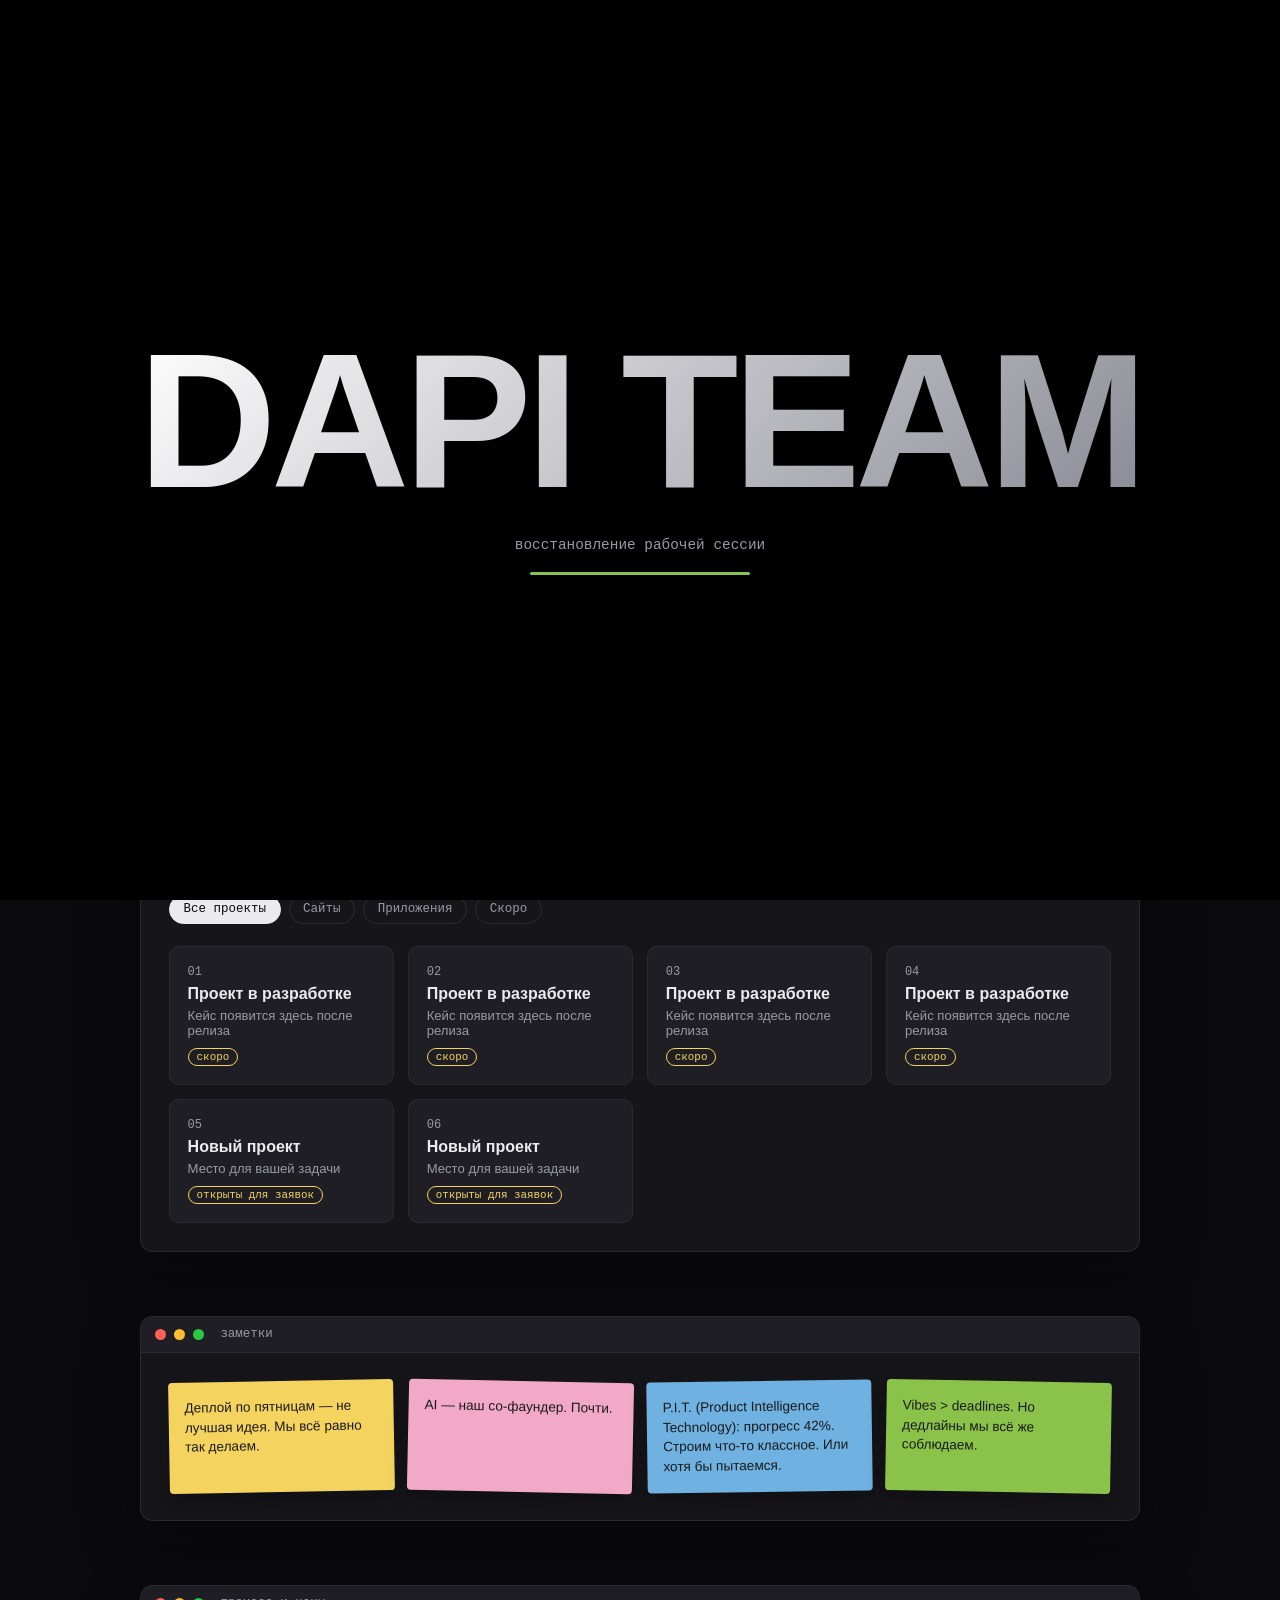
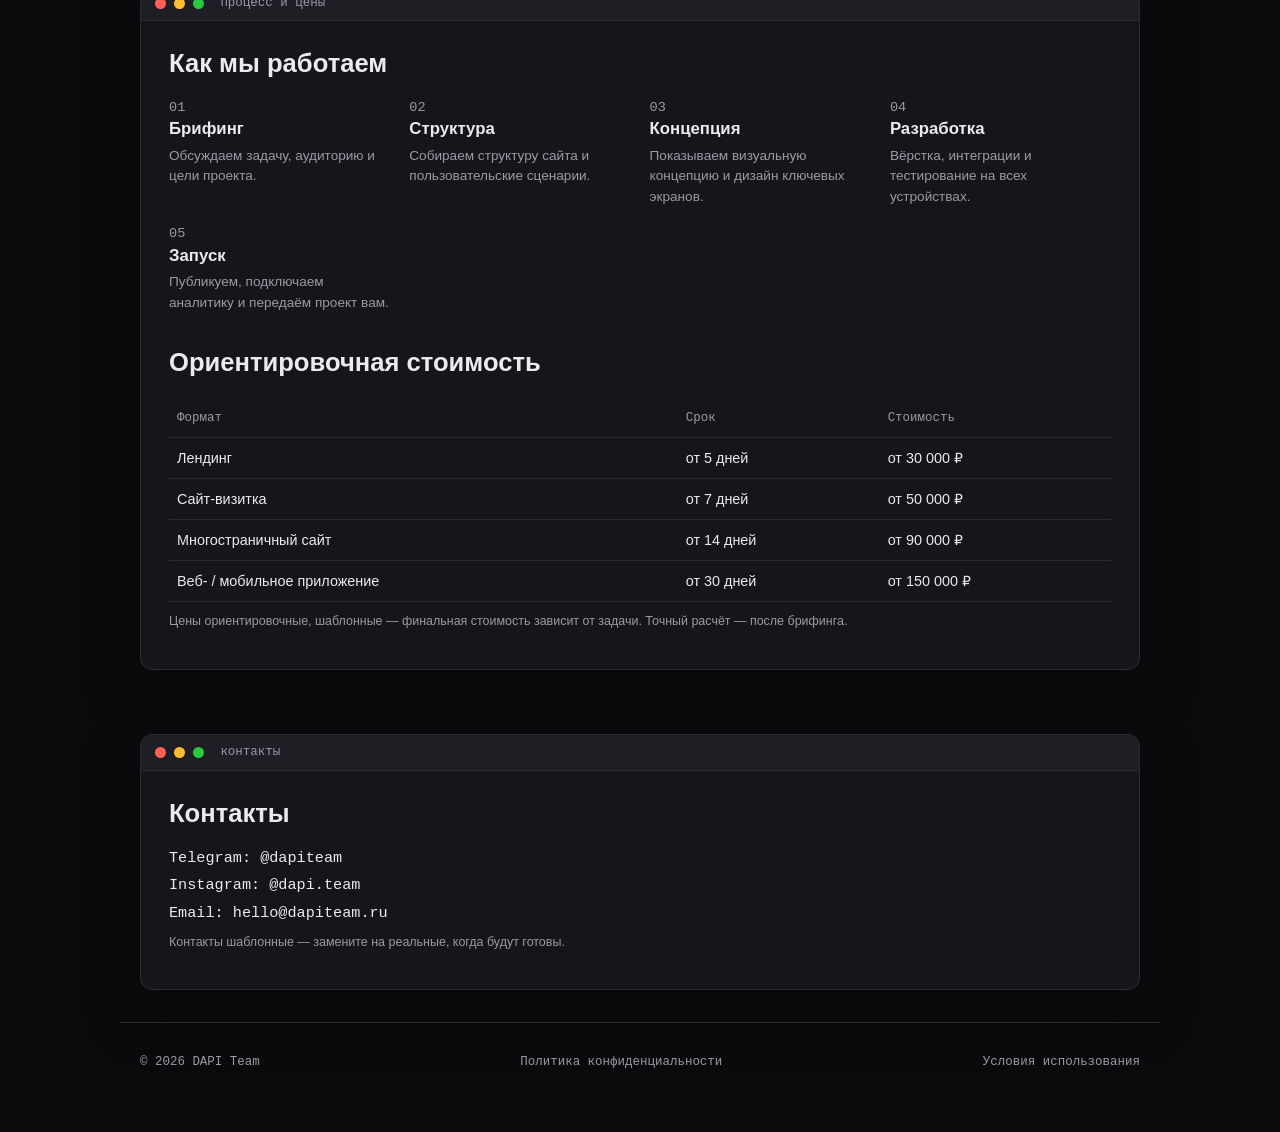
<file: index.html>
<!DOCTYPE html>
<html lang="ru">
<head>
<meta charset="UTF-8">
<meta name="viewport" content="width=device-width, initial-scale=1.0">
<title>DAPI Team — веб-дизайн, сайты и приложения</title>
<meta name="description" content="DAPI Team — команда веб-дизайна и разработки. Создаём сайты и приложения от идеи до релиза.">
<link rel="stylesheet" href="styles.css">
</head>
<body>

<div class="boot-screen" id="bootScreen">
  <div class="boot-content">
    <div class="boot-logo">DAPI TEAM</div>
    <div class="boot-status">восстановление рабочей сессии<span class="dots"></span></div>
    <div class="boot-bar"><div class="boot-bar-fill"></div></div>
  </div>
</div>

<header class="menubar">
  <div class="menubar-left">
    <span class="menubar-logo">◆ DAPI</span>
  </div>
  <nav class="menubar-nav">
    <a href="#about">О нас</a>
    <a href="#works">Работы</a>
    <a href="team.html">Команда</a>
    <a href="#process">Процесс и цены</a>
    <a href="#contacts">Контакты</a>
  </nav>
  <div class="menubar-right">
    <a href="https://t.me/dapiteam" target="_blank" rel="noopener" class="menubar-icon">TG</a>
    <a href="https://instagram.com/dapi.team" target="_blank" rel="noopener" class="menubar-icon">IG</a>
    <span class="menubar-clock" id="clock">00:00</span>
  </div>
</header>

<main class="desktop" id="desktop">

  <section class="hero" id="hero">
    <div class="window hero-window">
      <div class="window-titlebar">
        <span class="dot red"></span><span class="dot yellow"></span><span class="dot green"></span>
        <span class="window-title">dapi-team — Finder</span>
      </div>
      <img src="assets/images/hero.png" alt="Команда DAPI Team за работой: дизайн, деплой, баги и AI" class="hero-image">
    </div>
    <div class="hero-text">
      <h1>DAPI TEAM</h1>
      <p class="hero-status">статус: <span class="accent-green">доступны для новых задач</span></p>
      <p class="hero-meta">4 участника · веб-дизайн · сайты · приложения</p>
      <a href="#about" class="btn-primary">Открыть рабочий стол ↓</a>
    </div>
  </section>

  <section class="window-section" id="about">
    <div class="window">
      <div class="window-titlebar">
        <span class="dot red"></span><span class="dot yellow"></span><span class="dot green"></span>
        <span class="window-title">о нас.txt</span>
      </div>
      <div class="window-body about-body">
        <h2>О нас</h2>
        <p class="lead">Мы — команда DAPI Team. Занимаемся веб-дизайном, создаём сайты и приложения: от идеи и брифа до запуска в продакшн.</p>
        <div class="tags">
          <span class="tag">Веб-дизайн</span>
          <span class="tag">Разработка сайтов</span>
          <span class="tag">Веб- и мобильные приложения</span>
          <span class="tag">Формат: удалённо</span>
          <span class="tag">Статус: открыты для новых проектов</span>
        </div>
      </div>
    </div>
  </section>

  <section class="window-section" id="works">
    <div class="window">
      <div class="window-titlebar">
        <span class="dot red"></span><span class="dot yellow"></span><span class="dot green"></span>
        <span class="window-title">работы — Finder</span>
      </div>
      <div class="window-body">
        <div class="filters">
          <button class="filter active" data-filter="all">Все проекты</button>
          <button class="filter" data-filter="sites">Сайты</button>
          <button class="filter" data-filter="apps">Приложения</button>
          <button class="filter" data-filter="soon">Скоро</button>
        </div>
        <div class="works-grid">
          <div class="work-card" data-category="sites">
            <div class="work-num">01</div>
            <h3>Проект в разработке</h3>
            <p>Кейс появится здесь после релиза</p>
            <span class="soon-badge">скоро</span>
          </div>
          <div class="work-card" data-category="sites">
            <div class="work-num">02</div>
            <h3>Проект в разработке</h3>
            <p>Кейс появится здесь после релиза</p>
            <span class="soon-badge">скоро</span>
          </div>
          <div class="work-card" data-category="apps">
            <div class="work-num">03</div>
            <h3>Проект в разработке</h3>
            <p>Кейс появится здесь после релиза</p>
            <span class="soon-badge">скоро</span>
          </div>
          <div class="work-card" data-category="apps">
            <div class="work-num">04</div>
            <h3>Проект в разработке</h3>
            <p>Кейс появится здесь после релиза</p>
            <span class="soon-badge">скоро</span>
          </div>
          <div class="work-card" data-category="soon">
            <div class="work-num">05</div>
            <h3>Новый проект</h3>
            <p>Место для вашей задачи</p>
            <span class="soon-badge">открыты для заявок</span>
          </div>
          <div class="work-card" data-category="soon">
            <div class="work-num">06</div>
            <h3>Новый проект</h3>
            <p>Место для вашей задачи</p>
            <span class="soon-badge">открыты для заявок</span>
          </div>
        </div>
      </div>
    </div>
  </section>

  <section class="window-section" id="notes">
    <div class="window">
      <div class="window-titlebar">
        <span class="dot red"></span><span class="dot yellow"></span><span class="dot green"></span>
        <span class="window-title">заметки</span>
      </div>
      <div class="window-body">
        <div class="notes-grid">
          <div class="note">Деплой по пятницам — не лучшая идея. Мы всё равно так делаем.</div>
          <div class="note">AI — наш со-фаундер. Почти.</div>
          <div class="note">P.I.T. (Product Intelligence Technology): прогресс 42%. Строим что-то классное. Или хотя бы пытаемся.</div>
          <div class="note">Vibes &gt; deadlines. Но дедлайны мы всё же соблюдаем.</div>
        </div>
      </div>
    </div>
  </section>

  <section class="window-section" id="process">
    <div class="window">
      <div class="window-titlebar">
        <span class="dot red"></span><span class="dot yellow"></span><span class="dot green"></span>
        <span class="window-title">процесс и цены</span>
      </div>
      <div class="window-body">
        <h2>Как мы работаем</h2>
        <div class="steps">
          <div class="step">
            <div class="step-num">01</div>
            <h3>Брифинг</h3>
            <p>Обсуждаем задачу, аудиторию и цели проекта.</p>
          </div>
          <div class="step">
            <div class="step-num">02</div>
            <h3>Структура</h3>
            <p>Собираем структуру сайта и пользовательские сценарии.</p>
          </div>
          <div class="step">
            <div class="step-num">03</div>
            <h3>Концепция</h3>
            <p>Показываем визуальную концепцию и дизайн ключевых экранов.</p>
          </div>
          <div class="step">
            <div class="step-num">04</div>
            <h3>Разработка</h3>
            <p>Вёрстка, интеграции и тестирование на всех устройствах.</p>
          </div>
          <div class="step">
            <div class="step-num">05</div>
            <h3>Запуск</h3>
            <p>Публикуем, подключаем аналитику и передаём проект вам.</p>
          </div>
        </div>

        <h2>Ориентировочная стоимость</h2>
        <table class="pricing-table">
          <thead>
            <tr><th>Формат</th><th>Срок</th><th>Стоимость</th></tr>
          </thead>
          <tbody>
            <tr><td>Лендинг</td><td>от 5 дней</td><td>от 30 000 ₽</td></tr>
            <tr><td>Сайт-визитка</td><td>от 7 дней</td><td>от 50 000 ₽</td></tr>
            <tr><td>Многостраничный сайт</td><td>от 14 дней</td><td>от 90 000 ₽</td></tr>
            <tr><td>Веб- / мобильное приложение</td><td>от 30 дней</td><td>от 150 000 ₽</td></tr>
          </tbody>
        </table>
        <p class="pricing-note">Цены ориентировочные, шаблонные — финальная стоимость зависит от задачи. Точный расчёт — после брифинга.</p>
      </div>
    </div>
  </section>

  <section class="window-section" id="contacts">
    <div class="window">
      <div class="window-titlebar">
        <span class="dot red"></span><span class="dot yellow"></span><span class="dot green"></span>
        <span class="window-title">контакты</span>
      </div>
      <div class="window-body">
        <h2>Контакты</h2>
        <div class="contacts-list">
          <a href="https://t.me/dapiteam" target="_blank" rel="noopener">Telegram: @dapiteam</a>
          <a href="https://instagram.com/dapi.team" target="_blank" rel="noopener">Instagram: @dapi.team</a>
          <a href="mailto:hello@dapiteam.ru">Email: hello@dapiteam.ru</a>
        </div>
        <p class="pricing-note">Контакты шаблонные — замените на реальные, когда будут готовы.</p>
      </div>
    </div>
  </section>

</main>

<footer class="footer">
  <span>© 2026 DAPI Team</span>
  <a href="#">Политика конфиденциальности</a>
  <a href="#">Условия использования</a>
</footer>

<div class="context-menu" id="contextMenu">
  <button data-action="reload">Обновить рабочий стол</button>
  <button data-action="team">Команда</button>
  <hr>
  <button data-action="about-os">О системе DAPI OS</button>
</div>

<script src="script.js"></script>
</body>
</html>
</file>
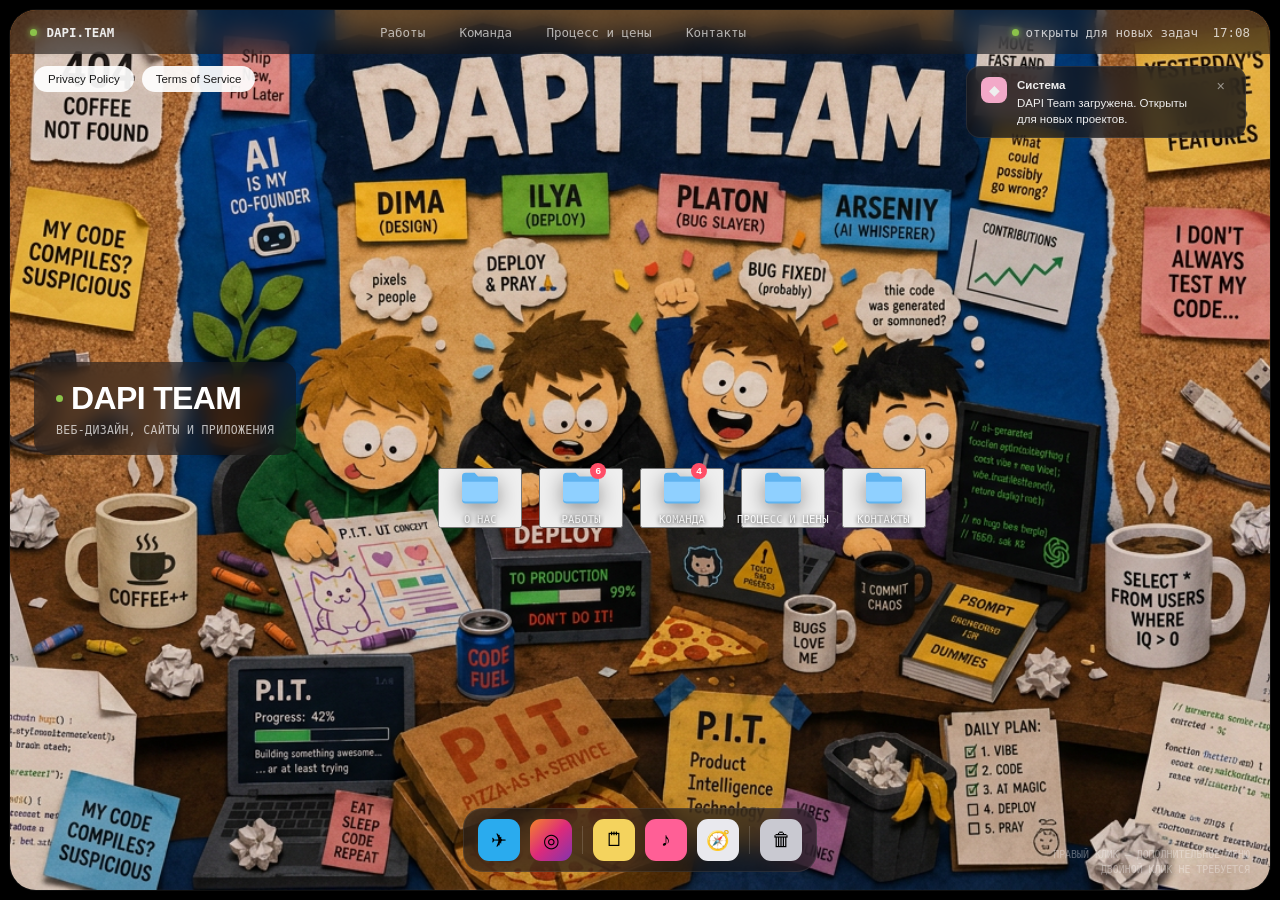
<file: desktop/index.html>
<!DOCTYPE html>
<html lang="ru">
<head>
<meta charset="UTF-8">
<meta name="viewport" content="width=device-width, initial-scale=1.0, maximum-scale=1.0">
<title>DAPI Team — рабочий стол</title>
<meta name="description" content="DAPI Team — веб-дизайн, сайты и приложения. Интерактивный рабочий стол команды.">
<link rel="stylesheet" href="styles.css">
</head>
<body>

<div class="screen-frame">
  <div class="desktop" id="desktop">

    <header class="menubar">
      <div class="menubar-left">
        <span class="status-dot"></span>
        <span>DAPI.TEAM</span>
      </div>
      <nav class="menubar-nav">
        <button data-open="works">Работы</button>
        <button data-open="team">Команда</button>
        <button data-open="process">Процесс и цены</button>
        <button data-open="contacts">Контакты</button>
      </nav>
      <div class="menubar-right">
        <span class="online"><span class="status-dot"></span>открыты для новых задач</span>
        <span id="clock">00:00</span>
      </div>
    </header>

    <div class="floating top-links">
      <a href="#" class="pill">Privacy Policy</a>
      <a href="#" class="pill">Terms of Service</a>
    </div>

    <div class="floating notice-card" id="noticeCard">
      <div class="notice-icon">◆</div>
      <div class="notice-text">
        <b>Система</b>
        DAPI Team загружена. Открыты для новых проектов.
      </div>
      <button class="notice-close" id="noticeClose">×</button>
    </div>

    <div class="floating nametag">
      <h1><span class="live-dot"></span>DAPI TEAM</h1>
      <p>ВЕБ-ДИЗАЙН, САЙТЫ И ПРИЛОЖЕНИЯ</p>
    </div>

    <div class="floating hint-text">
      ПРАВЫЙ КЛИК — ДОПОЛНИТЕЛЬНОЕ МЕНЮ<br>
      ДВОЙНОЙ КЛИК НЕ ТРЕБУЕТСЯ
    </div>

    <div class="folders" id="folders">
      <button class="folder" data-id="about" data-open="about" style="left: 34%; top: 52%;">
        <span class="folder-icon">
          <svg viewBox="0 0 24 20"><path fill="#5eb3f0" d="M2 3a2 2 0 0 1 2-2h5l2 2h9a2 2 0 0 1 2 2v11a2 2 0 0 1-2 2H4a2 2 0 0 1-2-2V3Z"/><path fill="#8fd0ff" d="M2 6h20v9a2 2 0 0 1-2 2H4a2 2 0 0 1-2-2V6Z"/></svg>
        </span>
        <span class="folder-label">О НАС</span>
      </button>

      <button class="folder" data-id="works" data-open="works" style="left: 42%; top: 52%;">
        <span class="folder-icon">
          <svg viewBox="0 0 24 20"><path fill="#5eb3f0" d="M2 3a2 2 0 0 1 2-2h5l2 2h9a2 2 0 0 1 2 2v11a2 2 0 0 1-2 2H4a2 2 0 0 1-2-2V3Z"/><path fill="#8fd0ff" d="M2 6h20v9a2 2 0 0 1-2 2H4a2 2 0 0 1-2-2V6Z"/></svg>
          <span class="folder-badge">6</span>
        </span>
        <span class="folder-label">РАБОТЫ</span>
      </button>

      <button class="folder" data-id="team" data-open="team" style="left: 50%; top: 52%;">
        <span class="folder-icon">
          <svg viewBox="0 0 24 20"><path fill="#5eb3f0" d="M2 3a2 2 0 0 1 2-2h5l2 2h9a2 2 0 0 1 2 2v11a2 2 0 0 1-2 2H4a2 2 0 0 1-2-2V3Z"/><path fill="#8fd0ff" d="M2 6h20v9a2 2 0 0 1-2 2H4a2 2 0 0 1-2-2V6Z"/></svg>
          <span class="folder-badge">4</span>
        </span>
        <span class="folder-label">КОМАНДА</span>
      </button>

      <button class="folder" data-id="process" data-open="process" style="left: 58%; top: 52%;">
        <span class="folder-icon">
          <svg viewBox="0 0 24 20"><path fill="#5eb3f0" d="M2 3a2 2 0 0 1 2-2h5l2 2h9a2 2 0 0 1 2 2v11a2 2 0 0 1-2 2H4a2 2 0 0 1-2-2V3Z"/><path fill="#8fd0ff" d="M2 6h20v9a2 2 0 0 1-2 2H4a2 2 0 0 1-2-2V6Z"/></svg>
        </span>
        <span class="folder-label">ПРОЦЕСС И ЦЕНЫ</span>
      </button>

      <button class="folder" data-id="contacts" data-open="contacts" style="left: 66%; top: 52%;">
        <span class="folder-icon">
          <svg viewBox="0 0 24 20"><path fill="#5eb3f0" d="M2 3a2 2 0 0 1 2-2h5l2 2h9a2 2 0 0 1 2 2v11a2 2 0 0 1-2 2H4a2 2 0 0 1-2-2V3Z"/><path fill="#8fd0ff" d="M2 6h20v9a2 2 0 0 1-2 2H4a2 2 0 0 1-2-2V6Z"/></svg>
        </span>
        <span class="folder-label">КОНТАКТЫ</span>
      </button>
    </div>

    <div class="dock">
      <a class="dock-icon" style="background:#2aabee;" href="https://t.me/dapiteam" target="_blank" rel="noopener" title="Telegram">✈</a>
      <a class="dock-icon" style="background:linear-gradient(135deg,#f58529,#dd2a7b,#8134af);" href="https://instagram.com/dapi.team" target="_blank" rel="noopener" title="Instagram">◎</a>
      <span class="dock-sep"></span>
      <button class="dock-icon" style="background:#f4d35e;" data-open="notes" title="Заметки">🗒</button>
      <button class="dock-icon" style="background:#ff5f96;" data-open="music" title="Музыка">♪</button>
      <button class="dock-icon" style="background:#e9e9ee;" data-open="safari" title="Safari">🧭</button>
      <span class="dock-sep"></span>
      <button class="dock-icon" style="background:#c9c9d1;" data-open="trash" title="Корзина">🗑</button>
    </div>

    <!-- ===== Modals ===== -->

    <div class="modal-layer" id="modalLayer">

      <!-- О нас -->
      <div class="app-window" data-window="about" hidden>
        <div class="win-titlebar">
          <button class="win-dot red" data-close></button><span class="win-dot yellow"></span><span class="win-dot green"></span>
          <span class="win-title">о нас.txt</span>
        </div>
        <div class="win-body">
          <h2>О нас</h2>
          <p class="lead">Мы — команда DAPI Team. Занимаемся веб-дизайном, создаём сайты и приложения: от идеи и брифа до запуска в продакшн.</p>
          <div class="tags">
            <span class="tag">Веб-дизайн</span>
            <span class="tag">Разработка сайтов</span>
            <span class="tag">Веб- и мобильные приложения</span>
            <span class="tag">Формат: удалённо</span>
            <span class="tag">Статус: открыты для новых проектов</span>
          </div>
        </div>
      </div>

      <!-- Работы (Finder) -->
      <div class="app-window wide" data-window="works" hidden>
        <div class="win-titlebar">
          <button class="win-dot red" data-close></button><span class="win-dot yellow"></span><span class="win-dot green"></span>
          <span class="win-title">работы — Finder</span>
        </div>
        <div class="win-body split">
          <div class="win-sidebar">
            <div class="group-label">ИЗБРАННОЕ</div>
            <button class="active" data-filter="all">Все проекты</button>
            <button data-filter="sites">Сайты</button>
            <button data-filter="apps">Приложения</button>
            <button data-filter="soon">Скоро</button>
            <div class="group-label">СИСТЕМА</div>
            <button data-open="about">О нас</button>
            <button data-open="team">Команда</button>
            <button data-open="process">Процесс и цены</button>
            <button data-open="contacts">Контакты</button>
          </div>
          <div class="win-main">
            <h2>Мои работы</h2>
            <div class="count">6 объектов</div>
            <div class="works-grid" id="worksGrid">
              <div class="work-card" data-category="sites"><div class="num">01</div><h3>Проект в разработке</h3><p>Кейс появится здесь после релиза</p><span class="soon-badge">скоро</span></div>
              <div class="work-card" data-category="sites"><div class="num">02</div><h3>Проект в разработке</h3><p>Кейс появится здесь после релиза</p><span class="soon-badge">скоро</span></div>
              <div class="work-card" data-category="apps"><div class="num">03</div><h3>Проект в разработке</h3><p>Кейс появится здесь после релиза</p><span class="soon-badge">скоро</span></div>
              <div class="work-card" data-category="apps"><div class="num">04</div><h3>Проект в разработке</h3><p>Кейс появится здесь после релиза</p><span class="soon-badge">скоро</span></div>
              <div class="work-card" data-category="soon"><div class="num">05</div><h3>Новый проект</h3><p>Место для вашей задачи</p><span class="soon-badge">открыты для заявок</span></div>
              <div class="work-card" data-category="soon"><div class="num">06</div><h3>Новый проект</h3><p>Место для вашей задачи</p><span class="soon-badge">открыты для заявок</span></div>
            </div>
          </div>
        </div>
      </div>

      <!-- Команда -->
      <div class="app-window wide" data-window="team" hidden>
        <div class="win-titlebar">
          <button class="win-dot red" data-close></button><span class="win-dot yellow"></span><span class="win-dot green"></span>
          <span class="win-title">команда — Finder</span>
        </div>
        <div class="win-body">
          <h2>Команда</h2>
          <p class="lead">Четыре человека, один рабочий стол. Deploy по пятницам, кофе без остановки и AI в качестве со-фаундера.</p>
          <div class="team-grid">
            <div class="team-card" style="--accent:var(--yellow);">
              <img class="team-avatar" src="assets/images/team/dima.png" alt="Дима, дизайнер DAPI Team">
              <div class="team-card-body">
                <h3>Дима</h3>
                <div class="team-role">Дизайн</div>
                <p class="team-quote">«pixels &gt; people»</p>
                <p class="team-bio">Отвечает за то, чтобы сайт не выглядел как очередной шаблон. Рисует интерфейсы раньше, чем открывает Figma — и да, там обязательно будет котик.</p>
              </div>
            </div>
            <div class="team-card" style="--accent:var(--green);">
              <img class="team-avatar" src="assets/images/team/ilya.png" alt="Илья, деплой DAPI Team">
              <div class="team-card-body">
                <h3>Илья</h3>
                <div class="team-role">Деплой</div>
                <p class="team-quote">«deploy &amp; pray»</p>
                <p class="team-bio">Нажимает кнопку «Деплой» по пятницам, несмотря на надпись «DON'T DO IT», мигающую красным. Пока ни разу серьёзно не подвёл — почти.</p>
              </div>
            </div>
            <div class="team-card" style="--accent:var(--pink);">
              <img class="team-avatar" src="assets/images/team/platon.png" alt="Платон, Bug Slayer DAPI Team">
              <div class="team-card-body">
                <h3>Платон</h3>
                <div class="team-role">Bug Slayer</div>
                <p class="team-quote">«bug fixed! (probably)»</p>
                <p class="team-bio">Официальный охотник на баги команды. После каждого коммита кричит «Пофиксил!», а через минуту тихо добавляет «наверное».</p>
              </div>
            </div>
            <div class="team-card" style="--accent:var(--blue);">
              <img class="team-avatar" src="assets/images/team/arseniy.png" alt="Арсений, AI Whisperer DAPI Team">
              <div class="team-card-body">
                <h3>Арсений</h3>
                <div class="team-role">AI Whisperer</div>
                <p class="team-quote">«код сгенерирован или наколдован?»</p>
                <p class="team-bio">Разговаривает с нейросетями на «ты». Пишет книгу «Prompt Engineering для чайников» — обещает закончить после дедлайна.</p>
              </div>
            </div>
          </div>
        </div>
      </div>

      <!-- Процесс и цены -->
      <div class="app-window wide" data-window="process" hidden>
        <div class="win-titlebar">
          <button class="win-dot red" data-close></button><span class="win-dot yellow"></span><span class="win-dot green"></span>
          <span class="win-title">процесс и цены</span>
        </div>
        <div class="win-body">
          <h2>Как мы работаем</h2>
          <div class="steps">
            <div class="step"><div class="step-num">01</div><h3>Брифинг</h3><p>Обсуждаем задачу, аудиторию и цели проекта.</p></div>
            <div class="step"><div class="step-num">02</div><h3>Структура</h3><p>Собираем структуру сайта и пользовательские сценарии.</p></div>
            <div class="step"><div class="step-num">03</div><h3>Концепция</h3><p>Показываем визуальную концепцию ключевых экранов.</p></div>
            <div class="step"><div class="step-num">04</div><h3>Разработка</h3><p>Вёрстка, интеграции и тестирование на всех устройствах.</p></div>
            <div class="step"><div class="step-num">05</div><h3>Запуск</h3><p>Публикуем, подключаем аналитику и передаём проект вам.</p></div>
          </div>
          <h2>Ориентировочная стоимость</h2>
          <table class="pricing-table">
            <thead><tr><th>Формат</th><th>Срок</th><th>Стоимость</th></tr></thead>
            <tbody>
              <tr><td>Лендинг</td><td>от 5 дней</td><td>от 30 000 ₽</td></tr>
              <tr><td>Сайт-визитка</td><td>от 7 дней</td><td>от 50 000 ₽</td></tr>
              <tr><td>Многостраничный сайт</td><td>от 14 дней</td><td>от 90 000 ₽</td></tr>
              <tr><td>Веб- / мобильное приложение</td><td>от 30 дней</td><td>от 150 000 ₽</td></tr>
            </tbody>
          </table>
          <p class="note-small">Цены ориентировочные, шаблонные — финальная стоимость зависит от задачи.</p>
        </div>
      </div>

      <!-- Контакты -->
      <div class="app-window" data-window="contacts" hidden>
        <div class="win-titlebar">
          <button class="win-dot red" data-close></button><span class="win-dot yellow"></span><span class="win-dot green"></span>
          <span class="win-title">контакты</span>
        </div>
        <div class="win-body">
          <h2>Контакты</h2>
          <div class="contacts-list">
            <a href="https://t.me/dapiteam" target="_blank" rel="noopener">Telegram: @dapiteam</a>
            <a href="https://instagram.com/dapi.team" target="_blank" rel="noopener">Instagram: @dapi.team</a>
            <a href="mailto:hello@dapiteam.ru">Email: hello@dapiteam.ru</a>
          </div>
          <p class="note-small">Контакты шаблонные — замените на реальные, когда будут готовы.</p>
        </div>
      </div>

      <!-- Заметки -->
      <div class="app-window" data-window="notes" hidden>
        <div class="win-titlebar">
          <button class="win-dot red" data-close></button><span class="win-dot yellow"></span><span class="win-dot green"></span>
          <span class="win-title">заметки</span>
        </div>
        <div class="win-body">
          <div class="sticky-notes">
            <div class="sticky">Деплой по пятницам — не лучшая идея. Мы всё равно так делаем.</div>
            <div class="sticky">AI — наш со-фаундер. Почти.</div>
            <div class="sticky">P.I.T. (Product Intelligence Technology): прогресс 42%.</div>
            <div class="sticky">Vibes &gt; deadlines. Но дедлайны мы всё же соблюдаем.</div>
          </div>
        </div>
      </div>

      <!-- Safari — кейс -->
      <div class="app-window" data-window="safari" hidden>
        <div class="win-titlebar">
          <button class="win-dot red" data-close></button><span class="win-dot yellow"></span><span class="win-dot green"></span>
          <span class="win-title">Safari</span>
        </div>
        <div class="win-body">
          <div class="safari-frame">
            <div class="safari-bar">🔒 pit.dapiteam.ru</div>
            <div class="safari-body">
              <h2 style="margin-top:0;">P.I.T. — Product Intelligence Technology</h2>
              <p class="lead" style="margin-bottom:6px;">Внутренний проект команды. UI на карандаше, деплой на вере.</p>
              <div class="safari-progress"><div class="safari-progress-fill"></div></div>
              <p class="note-small" style="margin-top:2px;">Прогресс: 42%. Строим что-то классное. Или хотя бы пытаемся.</p>
            </div>
          </div>
        </div>
      </div>

      <!-- Музыка -->
      <div class="app-window" data-window="music" hidden>
        <div class="win-titlebar">
          <button class="win-dot red" data-close></button><span class="win-dot yellow"></span><span class="win-dot green"></span>
          <span class="win-title">музыка — сейчас играет</span>
        </div>
        <div class="win-body">
          <h2 style="margin-top:0;">Плейлист для дедлайнов</h2>
          <ul class="playlist">
            <li>Deploy &amp; Pray <span class="dur">3:14</span></li>
            <li>404 Coffee Not Found <span class="dur">2:47</span></li>
            <li>Select * From Vibes <span class="dur">4:02</span></li>
            <li>Bug Fixed (Probably) <span class="dur">3:33</span></li>
          </ul>
        </div>
      </div>

      <!-- Корзина -->
      <div class="app-window" data-window="trash" hidden>
        <div class="win-titlebar">
          <button class="win-dot red" data-close></button><span class="win-dot yellow"></span><span class="win-dot green"></span>
          <span class="win-title">корзина</span>
        </div>
        <div class="win-body">
          <h2 style="margin-top:0;">Удалённые идеи</h2>
          <ul class="trash-list">
            <li>Сайт на Flash</li>
            <li>Деплоить прямо в понедельник утром</li>
            <li>Тестировать сразу в проде</li>
            <li>Пароль «123456» для админки</li>
          </ul>
        </div>
      </div>

    </div>

  </div>
</div>

<div class="context-menu" id="contextMenu">
  <button data-action="open-works">Открыть работы <span class="kbd">↗</span></button>
  <button data-action="contact">Написать нам <span class="kbd">⌘K</span></button>
  <hr>
  <button data-action="vibe">Проверить вайб <span class="kbd">↻</span></button>
  <button data-action="reload">Обновить дедлайн <span class="kbd">⌘R</span></button>
  <hr>
  <button data-action="delete-bugs">Удалить баги… <span class="kbd">⌫</span></button>
  <hr>
  <button data-action="lights">Сменить освещение</button>
  <button data-action="shuffle">Перемешать папки <span class="kbd">↻</span></button>
  <button data-action="restore">Восстановить папки <span class="kbd">↺</span></button>
  <button data-action="devmode">Developer mode <span class="kbd">&lt;/&gt;</span></button>
</div>

<script src="script.js"></script>
</body>
</html>
</file>
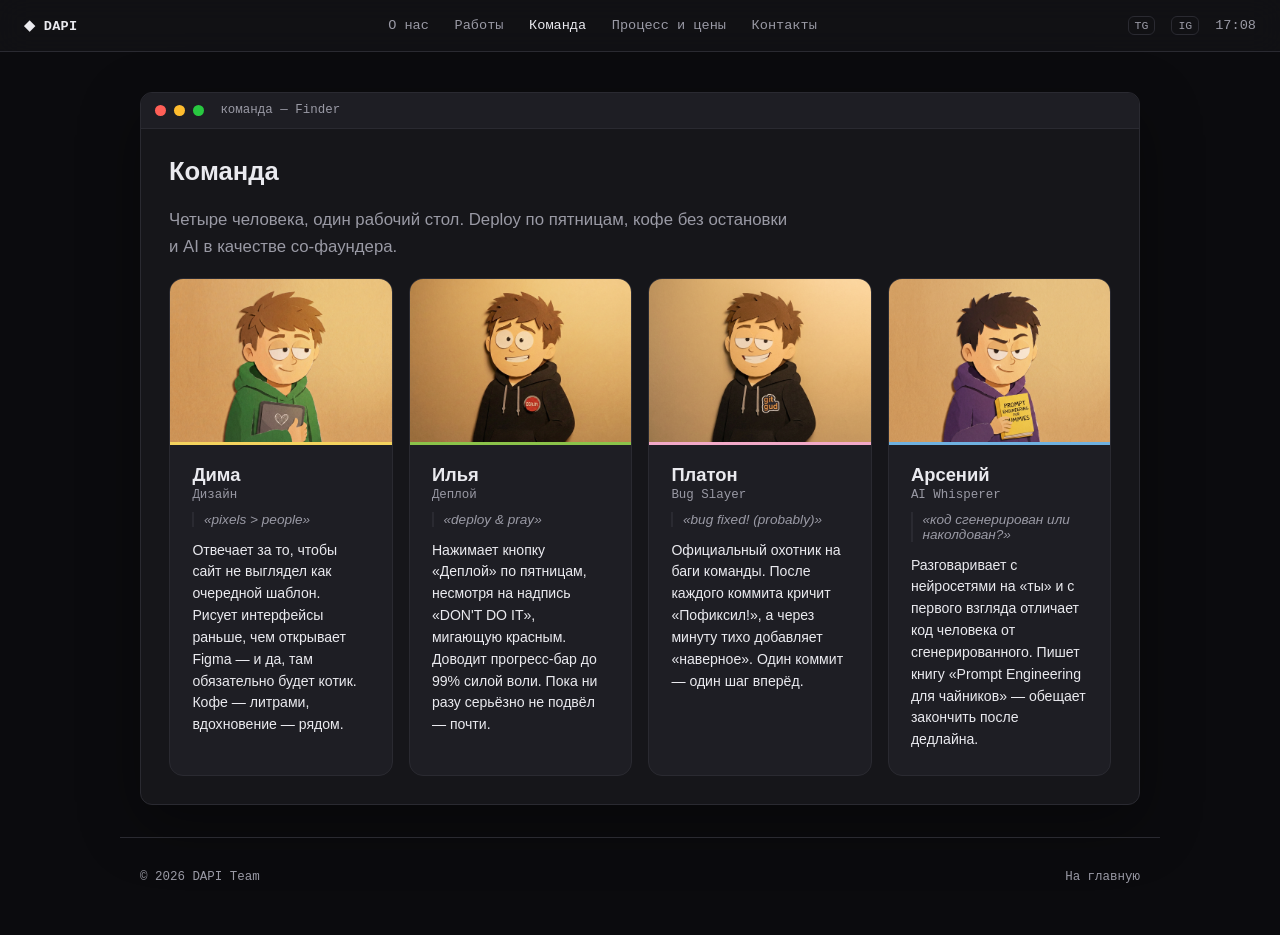
<file: team.html>
<!DOCTYPE html>
<html lang="ru">
<head>
<meta charset="UTF-8">
<meta name="viewport" content="width=device-width, initial-scale=1.0">
<title>Команда — DAPI Team</title>
<meta name="description" content="Команда DAPI Team: дизайн, деплой, борьба с багами и работа с нейросетями.">
<link rel="stylesheet" href="styles.css">
</head>
<body>

<header class="menubar">
  <div class="menubar-left">
    <span class="menubar-logo">◆ DAPI</span>
  </div>
  <nav class="menubar-nav">
    <a href="index.html#about">О нас</a>
    <a href="index.html#works">Работы</a>
    <a href="team.html" class="active">Команда</a>
    <a href="index.html#process">Процесс и цены</a>
    <a href="index.html#contacts">Контакты</a>
  </nav>
  <div class="menubar-right">
    <a href="https://t.me/dapiteam" target="_blank" rel="noopener" class="menubar-icon">TG</a>
    <a href="https://instagram.com/dapi.team" target="_blank" rel="noopener" class="menubar-icon">IG</a>
    <span class="menubar-clock" id="clock">00:00</span>
  </div>
</header>

<main class="desktop">
  <section class="window-section" style="padding-top:2.5rem;">
    <div class="window">
      <div class="window-titlebar">
        <span class="dot red"></span><span class="dot yellow"></span><span class="dot green"></span>
        <span class="window-title">команда — Finder</span>
      </div>
      <div class="window-body">
        <h2>Команда</h2>
        <p class="lead">Четыре человека, один рабочий стол. Deploy по пятницам, кофе без остановки и AI в качестве со-фаундера.</p>

        <div class="team-grid">

          <div class="team-card" style="--accent:var(--yellow);">
            <img class="avatar" src="assets/images/team/dima.png" alt="Дима, дизайнер DAPI Team">
            <div class="team-card-body">
              <h3>Дима</h3>
              <div class="team-role">Дизайн</div>
              <p class="team-quote">«pixels &gt; people»</p>
              <p class="team-bio">Отвечает за то, чтобы сайт не выглядел как очередной шаблон. Рисует интерфейсы раньше, чем открывает Figma — и да, там обязательно будет котик. Кофе — литрами, вдохновение — рядом.</p>
            </div>
          </div>

          <div class="team-card" style="--accent:var(--green);">
            <img class="avatar" src="assets/images/team/ilya.png" alt="Илья, деплой DAPI Team">
            <div class="team-card-body">
              <h3>Илья</h3>
              <div class="team-role">Деплой</div>
              <p class="team-quote">«deploy &amp; pray»</p>
              <p class="team-bio">Нажимает кнопку «Деплой» по пятницам, несмотря на надпись «DON'T DO IT», мигающую красным. Доводит прогресс-бар до 99% силой воли. Пока ни разу серьёзно не подвёл — почти.</p>
            </div>
          </div>

          <div class="team-card" style="--accent:var(--pink);">
            <img class="avatar" src="assets/images/team/platon.png" alt="Платон, Bug Slayer DAPI Team">
            <div class="team-card-body">
              <h3>Платон</h3>
              <div class="team-role">Bug Slayer</div>
              <p class="team-quote">«bug fixed! (probably)»</p>
              <p class="team-bio">Официальный охотник на баги команды. После каждого коммита кричит «Пофиксил!», а через минуту тихо добавляет «наверное». Один коммит — один шаг вперёд.</p>
            </div>
          </div>

          <div class="team-card" style="--accent:var(--blue);">
            <img class="avatar" src="assets/images/team/arseniy.png" alt="Арсений, AI Whisperer DAPI Team">
            <div class="team-card-body">
              <h3>Арсений</h3>
              <div class="team-role">AI Whisperer</div>
              <p class="team-quote">«код сгенерирован или наколдован?»</p>
              <p class="team-bio">Разговаривает с нейросетями на «ты» и с первого взгляда отличает код человека от сгенерированного. Пишет книгу «Prompt Engineering для чайников» — обещает закончить после дедлайна.</p>
            </div>
          </div>

        </div>
      </div>
    </div>
  </section>
</main>

<footer class="footer">
  <span>© 2026 DAPI Team</span>
  <a href="index.html">На главную</a>
</footer>

<script src="script.js"></script>
</body>
</html>
</file>
<file: styles.css>
:root {
  --bg: #0b0b0e;
  --panel: #16161a;
  --panel-2: #1e1e24;
  --border: #2a2a31;
  --text: #eaeaef;
  --text-dim: #9a9aa5;
  --mono: ui-monospace, "SF Mono", Menlo, Consolas, monospace;
  --sans: -apple-system, BlinkMacSystemFont, "SF Pro Display", "Inter", "Segoe UI", sans-serif;

  --yellow: #f4d35e;
  --green: #8bc34a;
  --pink: #f2a9c8;
  --blue: #6fb1e0;
  --purple: #a084dc;
}

* { box-sizing: border-box; }

html {
  scroll-behavior: smooth;
}

body {
  margin: 0;
  background: var(--bg);
  color: var(--text);
  font-family: var(--sans);
  -webkit-font-smoothing: antialiased;
}

a { color: inherit; text-decoration: none; }

/* ---------- Boot screen ---------- */
.boot-screen {
  position: fixed;
  inset: 0;
  background: #000;
  display: flex;
  align-items: center;
  justify-content: center;
  z-index: 100;
  transition: opacity .6s ease, visibility .6s ease;
}
.boot-screen.hidden {
  opacity: 0;
  visibility: hidden;
  pointer-events: none;
}
.boot-content { text-align: center; }
.boot-logo {
  font-size: 15vw;
  font-weight: 800;
  letter-spacing: -0.03em;
  line-height: 1;
  background: linear-gradient(135deg, #fff, #8a8a95);
  -webkit-background-clip: text;
  background-clip: text;
  color: transparent;
  max-width: 90vw;
}
.boot-status {
  margin-top: 1.2rem;
  font-family: var(--mono);
  font-size: 0.9rem;
  color: var(--text-dim);
}
.dots::after {
  content: "";
  animation: dots 1.4s steps(4, end) infinite;
}
@keyframes dots {
  0% { content: ""; }
  25% { content: "."; }
  50% { content: ".."; }
  75% { content: "..."; }
}
.boot-bar {
  margin: 1.2rem auto 0;
  width: 220px;
  height: 3px;
  background: var(--panel-2);
  border-radius: 2px;
  overflow: hidden;
}
.boot-bar-fill {
  height: 100%;
  width: 0%;
  background: var(--green);
  animation: fill 1.6s ease forwards;
}
@keyframes fill { to { width: 100%; } }

/* ---------- Menubar ---------- */
.menubar {
  position: fixed;
  top: 0; left: 0; right: 0;
  height: 52px;
  display: flex;
  align-items: center;
  justify-content: space-between;
  padding: 0 1.5rem;
  background: rgba(20, 20, 24, 0.72);
  backdrop-filter: blur(16px);
  -webkit-backdrop-filter: blur(16px);
  border-bottom: 1px solid var(--border);
  z-index: 50;
  font-family: var(--mono);
  font-size: 0.85rem;
}
.menubar-logo {
  font-weight: 700;
  letter-spacing: 0.02em;
}
.menubar-nav {
  display: flex;
  gap: 1.6rem;
}
.menubar-nav a {
  color: var(--text-dim);
  transition: color .15s ease;
}
.menubar-nav a:hover, .menubar-nav a.active {
  color: var(--text);
}
.menubar-right {
  display: flex;
  align-items: center;
  gap: 1rem;
  color: var(--text-dim);
}
.menubar-icon {
  border: 1px solid var(--border);
  border-radius: 6px;
  padding: 2px 6px;
  font-size: 0.72rem;
}
.menubar-icon:hover { color: var(--text); border-color: var(--text-dim); }

@media (max-width: 720px) {
  .menubar-nav { display: none; }
}

/* ---------- Desktop / sections ---------- */
.desktop {
  padding-top: 52px;
}

.window-section {
  max-width: 1040px;
  margin: 0 auto;
  padding: 2rem 1.25rem;
  scroll-margin-top: 70px;
}

.window {
  background: var(--panel);
  border: 1px solid var(--border);
  border-radius: 12px;
  overflow: hidden;
  box-shadow: 0 20px 60px rgba(0,0,0,0.35);
}

.window-titlebar {
  display: flex;
  align-items: center;
  gap: 0.5rem;
  padding: 0.65rem 0.9rem;
  background: var(--panel-2);
  border-bottom: 1px solid var(--border);
  font-family: var(--mono);
  font-size: 0.78rem;
  color: var(--text-dim);
}
.dot { width: 11px; height: 11px; border-radius: 50%; display: inline-block; }
.dot.red { background: #ff5f57; }
.dot.yellow { background: #febc2e; }
.dot.green { background: #28c840; }
.window-title { margin-left: 0.5rem; }

.window-body { padding: 1.75rem; }

/* ---------- Hero ---------- */
.hero {
  max-width: 1040px;
  margin: 0 auto;
  padding: 3rem 1.25rem 2rem;
  display: grid;
  grid-template-columns: 1.1fr 1fr;
  gap: 2rem;
  align-items: center;
  scroll-margin-top: 70px;
}
.hero-image {
  width: 100%;
  display: block;
}
.hero-text h1 {
  font-size: clamp(2.2rem, 5vw, 3.2rem);
  letter-spacing: -0.02em;
  margin: 0 0 0.6rem;
}
.hero-status { font-family: var(--mono); font-size: 0.95rem; margin: 0 0 0.3rem; }
.accent-green { color: var(--green); }
.hero-meta { color: var(--text-dim); font-family: var(--mono); font-size: 0.85rem; margin: 0 0 1.4rem; }

.btn-primary {
  display: inline-block;
  background: var(--text);
  color: #0b0b0e;
  font-weight: 600;
  padding: 0.75rem 1.3rem;
  border-radius: 8px;
  font-size: 0.9rem;
  transition: opacity .15s ease;
}
.btn-primary:hover { opacity: 0.85; }

@media (max-width: 820px) {
  .hero { grid-template-columns: 1fr; }
}

/* ---------- About ---------- */
.about-body h2, .window-body > h2 { margin-top: 0; font-size: 1.6rem; }
.lead { color: var(--text-dim); font-size: 1.05rem; line-height: 1.6; max-width: 620px; }
.tags { display: flex; flex-wrap: wrap; gap: 0.5rem; margin-top: 1.2rem; }
.tag {
  font-family: var(--mono);
  font-size: 0.78rem;
  border: 1px solid var(--border);
  border-radius: 20px;
  padding: 0.4rem 0.8rem;
  color: var(--text-dim);
}

/* ---------- Works ---------- */
.filters { display: flex; gap: 0.5rem; flex-wrap: wrap; margin-bottom: 1.4rem; }
.filter {
  font-family: var(--mono);
  font-size: 0.78rem;
  background: transparent;
  color: var(--text-dim);
  border: 1px solid var(--border);
  border-radius: 20px;
  padding: 0.4rem 0.85rem;
  cursor: pointer;
}
.filter.active { background: var(--text); color: #0b0b0e; border-color: var(--text); }

.works-grid {
  display: grid;
  grid-template-columns: repeat(auto-fill, minmax(220px, 1fr));
  gap: 0.9rem;
}
.work-card {
  border: 1px solid var(--border);
  border-radius: 10px;
  padding: 1.1rem;
  background: var(--panel-2);
  transition: border-color .15s ease, transform .15s ease;
}
.work-card:hover { border-color: var(--text-dim); transform: translateY(-2px); }
.work-card .work-num { font-family: var(--mono); color: var(--text-dim); font-size: 0.75rem; }
.work-card h3 { margin: 0.4rem 0 0.3rem; font-size: 1rem; }
.work-card p { margin: 0; color: var(--text-dim); font-size: 0.82rem; }
.work-card.hidden { display: none; }
.soon-badge {
  display: inline-block;
  margin-top: 0.6rem;
  font-family: var(--mono);
  font-size: 0.68rem;
  color: var(--yellow);
  border: 1px solid var(--yellow);
  border-radius: 20px;
  padding: 0.15rem 0.5rem;
}

/* ---------- Notes ---------- */
.notes-grid {
  display: grid;
  grid-template-columns: repeat(auto-fill, minmax(200px, 1fr));
  gap: 0.9rem;
}
.note {
  background: var(--yellow);
  color: #1a1a1a;
  border-radius: 4px;
  padding: 1rem;
  font-size: 0.85rem;
  line-height: 1.45;
  transform: rotate(var(--r, -1deg));
  box-shadow: 0 8px 18px rgba(0,0,0,0.3);
}
.note:nth-child(2) { background: var(--pink); --r: 1.2deg; }
.note:nth-child(3) { background: var(--blue); --r: -0.8deg; }
.note:nth-child(4) { background: var(--green); --r: 1deg; }

/* ---------- Process & pricing ---------- */
.steps {
  display: grid;
  grid-template-columns: repeat(auto-fit, minmax(180px, 1fr));
  gap: 1.2rem;
  margin-bottom: 2.2rem;
}
.step .step-num {
  font-family: var(--mono);
  color: var(--text-dim);
  font-size: 0.85rem;
}
.step h3 { margin: 0.3rem 0 0.4rem; font-size: 1.05rem; }
.step p { margin: 0; color: var(--text-dim); font-size: 0.85rem; line-height: 1.5; }

.pricing-table { width: 100%; border-collapse: collapse; font-size: 0.9rem; }
.pricing-table th, .pricing-table td {
  text-align: left;
  padding: 0.75rem 0.5rem;
  border-bottom: 1px solid var(--border);
}
.pricing-table th { color: var(--text-dim); font-weight: 500; font-family: var(--mono); font-size: 0.78rem; }
.pricing-note { color: var(--text-dim); font-size: 0.78rem; margin-top: 0.8rem; }

/* ---------- Contacts ---------- */
.contacts-list { display: flex; flex-direction: column; gap: 0.6rem; font-family: var(--mono); font-size: 0.95rem; }
.contacts-list a:hover { color: var(--blue); }

/* ---------- Footer ---------- */
.footer {
  max-width: 1040px;
  margin: 0 auto;
  padding: 2rem 1.25rem 3rem;
  display: flex;
  flex-wrap: wrap;
  gap: 1rem 1.5rem;
  justify-content: space-between;
  color: var(--text-dim);
  font-family: var(--mono);
  font-size: 0.78rem;
  border-top: 1px solid var(--border);
}
.footer a { color: var(--text-dim); }
.footer a:hover { color: var(--text); }

/* ---------- Context menu ---------- */
.context-menu {
  position: fixed;
  min-width: 220px;
  background: rgba(28,28,32,0.95);
  backdrop-filter: blur(12px);
  border: 1px solid var(--border);
  border-radius: 8px;
  padding: 0.4rem;
  display: none;
  flex-direction: column;
  z-index: 200;
  box-shadow: 0 10px 30px rgba(0,0,0,0.5);
  font-size: 0.85rem;
}
.context-menu.open { display: flex; }
.context-menu button {
  background: none;
  border: none;
  color: var(--text);
  text-align: left;
  padding: 0.5rem 0.6rem;
  border-radius: 5px;
  cursor: pointer;
  font-size: 0.85rem;
  font-family: var(--sans);
}
.context-menu button:hover { background: var(--panel-2); }
.context-menu hr { border: none; border-top: 1px solid var(--border); margin: 0.3rem 0; }

/* ---------- Team page ---------- */
.team-grid {
  display: grid;
  grid-template-columns: repeat(auto-fit, minmax(215px, 1fr));
  gap: 1rem;
}
.team-card {
  background: var(--panel-2);
  border: 1px solid var(--border);
  border-radius: 14px;
  padding: 0;
  overflow: hidden;
}
.avatar {
  display: block;
  width: 100%;
  aspect-ratio: 4 / 3;
  object-fit: cover;
  border-bottom: 3px solid var(--accent, var(--border));
  margin: 0;
}
.team-card-body { padding: 1.2rem 1.4rem 1.5rem; }
.team-card h3 { margin: 0 0 0.15rem; font-size: 1.15rem; }
.team-role { font-family: var(--mono); font-size: 0.78rem; color: var(--text-dim); margin-bottom: 0.6rem; }
.team-quote {
  font-size: 0.85rem;
  font-style: italic;
  color: var(--text-dim);
  border-left: 2px solid var(--border);
  padding-left: 0.6rem;
  margin: 0 0 0.8rem;
}
.team-bio { font-size: 0.88rem; line-height: 1.55; color: var(--text); margin: 0; }
</file>
<file: desktop/styles.css>
:root {
  --yellow: #f4d35e;
  --green: #8bc34a;
  --pink: #f2a9c8;
  --blue: #6fb1e0;
  --purple: #a084dc;
  --mono: ui-monospace, "SF Mono", Menlo, Consolas, monospace;
  --sans: -apple-system, BlinkMacSystemFont, "SF Pro Display", "Inter", "Segoe UI", sans-serif;
}

* { box-sizing: border-box; }

html, body {
  margin: 0;
  height: 100%;
  background: #000;
  font-family: var(--sans);
  -webkit-font-smoothing: antialiased;
  overflow: hidden;
}

a { color: inherit; text-decoration: none; }
button { font-family: inherit; }

/* ---------- Screen frame (monitor bezel) ---------- */
.screen-frame {
  position: fixed;
  inset: 10px;
  background: #050506;
  border-radius: 26px;
  box-shadow: 0 0 0 1px rgba(255,255,255,0.06), 0 40px 100px rgba(0,0,0,0.7);
  overflow: hidden;
}

.desktop {
  position: absolute;
  inset: 0;
  background-image: url("assets/images/hero.png");
  background-size: cover;
  background-position: center 30%;
  user-select: none;
}
.desktop.dimmed::after {
  content: "";
  position: absolute;
  inset: 0;
  background: rgba(0,0,0,0.45);
  pointer-events: none;
}

/* ---------- Menubar ---------- */
.menubar {
  position: absolute;
  top: 0; left: 0; right: 0;
  height: 44px;
  display: flex;
  align-items: center;
  justify-content: space-between;
  padding: 0 20px;
  background: rgba(15,15,17,0.55);
  backdrop-filter: blur(14px);
  -webkit-backdrop-filter: blur(14px);
  font-family: var(--mono);
  font-size: 0.78rem;
  color: #eee;
  z-index: 20;
}
.menubar-left { display: flex; align-items: center; gap: 0.6rem; font-weight: 600; }
.status-dot { width: 7px; height: 7px; border-radius: 50%; background: var(--green); display: inline-block; box-shadow: 0 0 6px var(--green); }
.menubar-nav { display: flex; gap: 1.4rem; }
.menubar-nav a, .menubar-nav button {
  background: none; border: none; cursor: pointer;
  color: rgba(255,255,255,0.65); font-family: var(--mono); font-size: 0.78rem;
}
.menubar-nav a:hover, .menubar-nav button:hover { color: #fff; }
.menubar-right { display: flex; align-items: center; gap: 0.9rem; color: rgba(255,255,255,0.75); }
.menubar-right .online { display: flex; align-items: center; gap: 0.4rem; }
.menubar-clock { min-width: 42px; text-align: right; }

@media (max-width: 760px) {
  .menubar-nav { display: none; }
}

/* ---------- Floating widgets ---------- */
.floating {
  position: absolute;
  z-index: 15;
}

.top-links {
  top: 56px; left: 24px;
  display: flex; gap: 8px;
}
.pill {
  background: rgba(255,255,255,0.92);
  color: #1a1a1a;
  font-size: 0.72rem;
  padding: 7px 14px;
  border-radius: 20px;
  font-family: var(--sans);
}

.notice-card {
  top: 56px; right: 24px;
  display: flex;
  align-items: flex-start;
  gap: 10px;
  background: rgba(20,20,24,0.75);
  backdrop-filter: blur(10px);
  border: 1px solid rgba(255,255,255,0.08);
  border-radius: 14px;
  padding: 10px 14px;
  max-width: 280px;
  color: #eee;
}
.notice-icon {
  width: 26px; height: 26px; border-radius: 8px;
  background: var(--pink);
  display: flex; align-items: center; justify-content: center;
  font-size: 0.85rem; flex-shrink: 0;
}
.notice-text { font-size: 0.72rem; line-height: 1.4; }
.notice-text b { display: block; font-size: 0.72rem; margin-bottom: 2px; }
.notice-close {
  background: none; border: none; color: rgba(255,255,255,0.5);
  cursor: pointer; font-size: 0.9rem; margin-left: auto;
}
.notice-close:hover { color: #fff; }

.nametag {
  left: 24px; top: 40%;
  background: rgba(20,20,24,0.55);
  backdrop-filter: blur(10px);
  border-radius: 14px;
  padding: 18px 22px;
  color: #fff;
  max-width: 300px;
}
.nametag h1 {
  margin: 0 0 6px;
  font-size: clamp(1.4rem, 3vw, 2rem);
  letter-spacing: -0.02em;
  display: flex; align-items: center; gap: 8px;
}
.nametag .live-dot { width: 7px; height: 7px; border-radius: 50%; background: var(--green); }
.nametag p {
  margin: 0;
  font-family: var(--mono);
  font-size: 0.72rem;
  letter-spacing: 0.03em;
  color: rgba(255,255,255,0.7);
}

.hint-text {
  bottom: 12px; right: 20px;
  text-align: right;
  color: rgba(255,255,255,0.35);
  font-family: var(--mono);
  font-size: 0.62rem;
  line-height: 1.5;
}

@media (max-width: 760px) {
  .nametag { display: none; }
  .notice-card { max-width: 170px; top: 64px; }
  .top-links { top: 64px; }
}

/* ---------- Folders ---------- */
.folders {
  position: absolute;
  z-index: 12;
  inset: 0;
}
.folder {
  position: absolute;
  width: 84px;
  display: flex;
  flex-direction: column;
  align-items: center;
  gap: 6px;
  cursor: pointer;
  touch-action: none;
}
@media (max-width: 760px) {
  .folder { width: 56px; }
  .folder-icon { width: 34px; height: 26px; }
  .folder-label { font-size: 0.56rem; }
  .folder[data-id="about"]    { left: 16% !important; top: 46% !important; }
  .folder[data-id="works"]    { left: 41% !important; top: 46% !important; }
  .folder[data-id="team"]     { left: 66% !important; top: 46% !important; }
  .folder[data-id="process"]  { left: 28% !important; top: 62% !important; }
  .folder[data-id="contacts"] { left: 53% !important; top: 62% !important; }
}
.folder-icon {
  position: relative;
  width: 46px;
  height: 36px;
}
.folder-icon svg { width: 100%; height: 100%; filter: drop-shadow(0 6px 10px rgba(0,0,0,0.4)); }
.folder-badge {
  position: absolute;
  top: -8px; right: -2px;
  background: #ff4d67;
  color: #fff;
  font-size: 0.62rem;
  font-weight: 700;
  min-width: 16px;
  height: 16px;
  border-radius: 8px;
  display: flex; align-items: center; justify-content: center;
  padding: 0 4px;
}
.folder-label {
  font-family: var(--mono);
  font-size: 0.66rem;
  letter-spacing: 0.02em;
  color: #fff;
  text-shadow: 0 1px 4px rgba(0,0,0,0.8);
  text-align: center;
  white-space: nowrap;
}
.folder.dragging { opacity: 0.75; z-index: 30; }

/* ---------- Dock ---------- */
.dock {
  position: absolute;
  bottom: 18px;
  left: 50%;
  transform: translateX(-50%);
  z-index: 15;
  display: flex;
  align-items: center;
  gap: 10px;
  background: rgba(20,20,24,0.6);
  backdrop-filter: blur(14px);
  border: 1px solid rgba(255,255,255,0.08);
  border-radius: 20px;
  padding: 10px 14px;
}
.dock-icon {
  width: 42px; height: 42px;
  border-radius: 11px;
  display: flex; align-items: center; justify-content: center;
  font-size: 1.2rem;
  cursor: pointer;
  transition: transform .15s ease;
  border: none;
}
.dock-icon:hover { transform: translateY(-6px); }
.dock-sep { width: 1px; height: 28px; background: rgba(255,255,255,0.15); }

@media (max-width: 760px) {
  .dock-icon { width: 36px; height: 36px; font-size: 1rem; }
}

/* ---------- Modal windows ---------- */
.modal-layer {
  position: absolute;
  inset: 0;
  z-index: 50;
  display: none;
  align-items: center;
  justify-content: center;
  padding: 30px;
}
.modal-layer.open { display: flex; }

.app-window {
  width: min(760px, 100%);
  max-height: 100%;
  display: flex;
  flex-direction: column;
  background: #17171b;
  border: 1px solid #2a2a31;
  border-radius: 12px;
  overflow: hidden;
  box-shadow: 0 30px 80px rgba(0,0,0,0.6);
  animation: pop-in .18s ease;
}
.app-window.wide { width: min(920px, 100%); }
.app-window[hidden] { display: none; }
@keyframes pop-in {
  from { opacity: 0; transform: scale(0.96) translateY(6px); }
  to { opacity: 1; transform: scale(1) translateY(0); }
}

.win-titlebar {
  display: flex;
  align-items: center;
  gap: 8px;
  padding: 10px 14px;
  background: #1e1e24;
  border-bottom: 1px solid #2a2a31;
  font-family: var(--mono);
  font-size: 0.75rem;
  color: rgba(255,255,255,0.6);
  cursor: default;
}
.win-dot { width: 11px; height: 11px; border-radius: 50%; border:none; padding:0; cursor: pointer; }
.win-dot.red { background: #ff5f57; }
.win-dot.yellow { background: #febc2e; }
.win-dot.green { background: #28c840; }
.win-title { margin-left: 4px; }

.win-body {
  flex: 1 1 auto;
  min-height: 0;
  overflow-y: auto;
  padding: 26px 28px;
  color: #eaeaef;
}
.win-body.split { display: flex; padding: 0; }

.win-sidebar {
  width: 200px;
  flex-shrink: 0;
  border-right: 1px solid #2a2a31;
  padding: 18px 12px;
  font-family: var(--mono);
  font-size: 0.78rem;
}
.win-sidebar .group-label {
  color: rgba(255,255,255,0.35);
  font-size: 0.66rem;
  letter-spacing: 0.05em;
  margin: 14px 8px 6px;
}
.win-sidebar .group-label:first-child { margin-top: 4px; }
.win-sidebar button {
  display: block;
  width: 100%;
  text-align: left;
  background: none;
  border: none;
  color: rgba(255,255,255,0.7);
  padding: 7px 8px;
  border-radius: 6px;
  cursor: pointer;
  font-family: var(--mono);
  font-size: 0.78rem;
}
.win-sidebar button:hover { background: #232329; color: #fff; }
.win-sidebar button.active { background: #2a2a31; color: #fff; }

.win-main { flex: 1; min-height: 0; padding: 22px 26px; overflow-y: auto; }
.win-main h2 { margin: 0 0 4px; font-size: 1.3rem; }
.win-main .count { color: rgba(255,255,255,0.4); font-family: var(--mono); font-size: 0.75rem; }

.lead { color: rgba(255,255,255,0.65); line-height: 1.6; max-width: 560px; }
.tags { display: flex; flex-wrap: wrap; gap: 8px; margin-top: 16px; }
.tag {
  font-family: var(--mono); font-size: 0.72rem;
  border: 1px solid #2a2a31; border-radius: 20px;
  padding: 6px 12px; color: rgba(255,255,255,0.6);
}

.works-grid {
  display: grid;
  grid-template-columns: repeat(auto-fill, minmax(200px, 1fr));
  gap: 12px;
  margin-top: 18px;
}
.work-card {
  border: 1px solid #2a2a31;
  border-radius: 10px;
  padding: 14px;
  background: #1c1c22;
}
.work-card .num { font-family: var(--mono); color: rgba(255,255,255,0.35); font-size: 0.7rem; }
.work-card h3 { margin: 6px 0 4px; font-size: 0.92rem; }
.work-card p { margin: 0; color: rgba(255,255,255,0.5); font-size: 0.78rem; }
.soon-badge {
  display: inline-block; margin-top: 8px;
  font-family: var(--mono); font-size: 0.62rem;
  color: var(--yellow); border: 1px solid var(--yellow);
  border-radius: 20px; padding: 2px 8px;
}

.team-grid {
  display: grid;
  grid-template-columns: repeat(auto-fit, minmax(195px, 1fr));
  gap: 12px;
  margin-top: 8px;
}
.team-card { background: #1c1c22; border: 1px solid #2a2a31; border-radius: 14px; padding: 0; overflow: hidden; }
.team-avatar {
  display: block; width: 100%; aspect-ratio: 4 / 3;
  object-fit: cover;
  border-bottom: 3px solid var(--accent, #2a2a31);
  margin: 0;
}
.team-card-body { padding: 14px 16px 18px; }
.team-card h3 { margin: 0 0 2px; font-size: 1.02rem; }
.team-role { font-family: var(--mono); font-size: 0.7rem; color: rgba(255,255,255,0.45); margin-bottom: 8px; }
.team-quote { font-size: 0.78rem; font-style: italic; color: rgba(255,255,255,0.5); border-left: 2px solid #2a2a31; padding-left: 8px; margin: 0 0 8px; }
.team-bio { font-size: 0.82rem; line-height: 1.5; margin: 0; color: rgba(255,255,255,0.85); }

.steps { display: grid; grid-template-columns: repeat(auto-fit, minmax(150px, 1fr)); gap: 16px; margin: 16px 0 26px; }
.step-num { font-family: var(--mono); color: rgba(255,255,255,0.4); font-size: 0.78rem; }
.step h3 { margin: 4px 0 4px; font-size: 0.95rem; }
.step p { margin: 0; color: rgba(255,255,255,0.55); font-size: 0.78rem; line-height: 1.5; }

.pricing-table { width: 100%; border-collapse: collapse; font-size: 0.85rem; margin-top: 8px; }
.pricing-table th, .pricing-table td { text-align: left; padding: 9px 6px; border-bottom: 1px solid #2a2a31; }
.pricing-table th { color: rgba(255,255,255,0.4); font-weight: 500; font-family: var(--mono); font-size: 0.7rem; }
.note-small { color: rgba(255,255,255,0.4); font-size: 0.72rem; margin-top: 10px; }

.contacts-list { display: flex; flex-direction: column; gap: 8px; font-family: var(--mono); font-size: 0.9rem; margin-top: 10px; }
.contacts-list a:hover { color: var(--blue); }

.sticky-notes { display: grid; grid-template-columns: repeat(auto-fill, minmax(160px, 1fr)); gap: 12px; }
.sticky {
  background: var(--yellow); color: #1a1a1a; border-radius: 4px;
  padding: 14px; font-size: 0.8rem; line-height: 1.4;
  transform: rotate(var(--r, -1deg));
  box-shadow: 0 8px 16px rgba(0,0,0,0.3);
}
.sticky:nth-child(2) { background: var(--pink); --r: 1deg; }
.sticky:nth-child(3) { background: var(--blue); --r: -0.6deg; }
.sticky:nth-child(4) { background: var(--green); --r: 0.8deg; }

.safari-frame { border: 1px solid #2a2a31; border-radius: 10px; overflow: hidden; }
.safari-bar { background: #1c1c22; padding: 8px 12px; font-family: var(--mono); font-size: 0.7rem; color: rgba(255,255,255,0.4); border-bottom: 1px solid #2a2a31; }
.safari-body { padding: 20px; }
.safari-progress { height: 6px; background: #2a2a31; border-radius: 4px; overflow: hidden; margin: 10px 0; }
.safari-progress-fill { height: 100%; width: 42%; background: var(--green); }

.trash-list { list-style: none; margin: 12px 0 0; padding: 0; display: flex; flex-direction: column; gap: 8px; }
.trash-list li {
  font-size: 0.82rem; color: rgba(255,255,255,0.55);
  border-bottom: 1px dashed #2a2a31; padding-bottom: 8px;
  text-decoration: line-through;
}

.playlist { list-style: none; margin: 14px 0 0; padding: 0; display: flex; flex-direction: column; gap: 10px; }
.playlist li { display: flex; justify-content: space-between; font-size: 0.85rem; color: rgba(255,255,255,0.75); }
.playlist span.dur { color: rgba(255,255,255,0.35); font-family: var(--mono); font-size: 0.75rem; }

@media (max-width: 760px) {
  .win-sidebar { display: none; }
  .app-window { max-height: 85%; }
}

/* ---------- Context menu ---------- */
.context-menu {
  position: fixed;
  min-width: 220px;
  background: rgba(24,24,28,0.97);
  backdrop-filter: blur(12px);
  border: 1px solid #2a2a31;
  border-radius: 10px;
  padding: 6px;
  display: none;
  flex-direction: column;
  z-index: 200;
  box-shadow: 0 10px 30px rgba(0,0,0,0.5);
  font-size: 0.85rem;
}
.context-menu.open { display: flex; }
.context-menu button {
  display: flex;
  justify-content: space-between;
  gap: 12px;
  background: none;
  border: none;
  color: #eee;
  text-align: left;
  padding: 8px 10px;
  border-radius: 6px;
  cursor: pointer;
  font-size: 0.85rem;
  font-family: var(--sans);
}
.context-menu button:hover { background: #232329; }
.context-menu button .kbd { color: rgba(255,255,255,0.35); font-family: var(--mono); font-size: 0.72rem; }
.context-menu hr { border: none; border-top: 1px solid #2a2a31; margin: 5px 4px; }

/* ---------- Dim effect toggle (easter egg) ---------- */
.desktop.lights-off .win-body,
.desktop.lights-off .lead { color-scheme: dark; }
</file>
